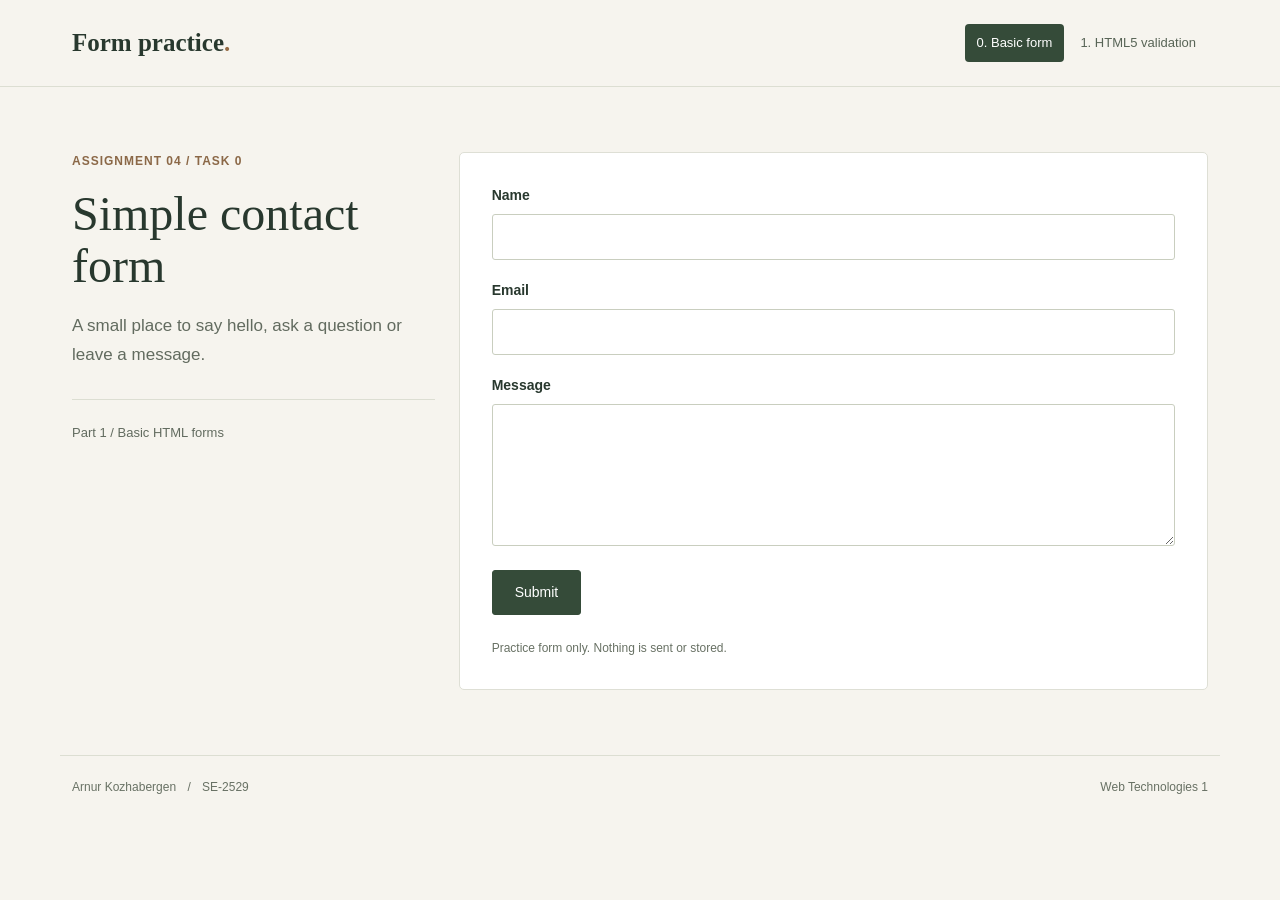
<file: index.html>
<!DOCTYPE html>
<html lang="en">
<head>
  <meta charset="UTF-8">
  <meta name="viewport" content="width=device-width, initial-scale=1.0">
  <title>Simple contact form - Assignment 4</title>
  <link href="https://cdn.jsdelivr.net/npm/bootstrap@5.3.3/dist/css/bootstrap.min.css" rel="stylesheet">
  <link href="style.css" rel="stylesheet">
  <script src="script.js" defer></script>
</head>
<body>
  <header class="site-header">
    <nav class="navbar container" aria-label="Assignment tasks">
      <a class="navbar-brand" href="index.html">Form practice<span>.</span></a>
      <ul class="nav">
        <li class="nav-item"><a class="nav-link active" href="index.html" aria-current="page">0. Basic form</a></li>
        <li class="nav-item"><a class="nav-link" href="html-validation.html">1. HTML5 validation</a></li>
      </ul>
    </nav>
  </header>

  <main class="container">
    <div class="row gx-4 gy-5">
      <div class="col-lg-4">
        <p class="eyebrow">Assignment 04 / Task 0</p>
        <h1>Simple contact form</h1>
        <p class="intro">A small place to say hello, ask a question or leave a message.</p>
        <p class="task-note">Part 1 / Basic HTML forms</p>
      </div>

      <div class="col-lg-8">
        <section class="form-panel" aria-label="Simple contact form">
          <form class="plain-form" method="post">
            <label for="name">Name</label>
            <input type="text" id="name" name="name" autocomplete="name">

            <label for="email">Email</label>
            <input type="email" id="email" name="email" autocomplete="email">

            <label for="message">Message</label>
            <textarea id="message" name="message" rows="5"></textarea>

            <button type="submit" class="btn btn-dark">Submit</button>
          </form>
          <p id="result" class="result" role="status" hidden></p>
          <p class="demo-note">Practice form only. Nothing is sent or stored.</p>
        </section>
      </div>
    </div>
  </main>

  <footer class="container site-footer">
    <p>Arnur Kozhabergen <span>/</span> SE-2529</p>
    <p>Web Technologies 1</p>
  </footer>
</body>
</html>
</file>
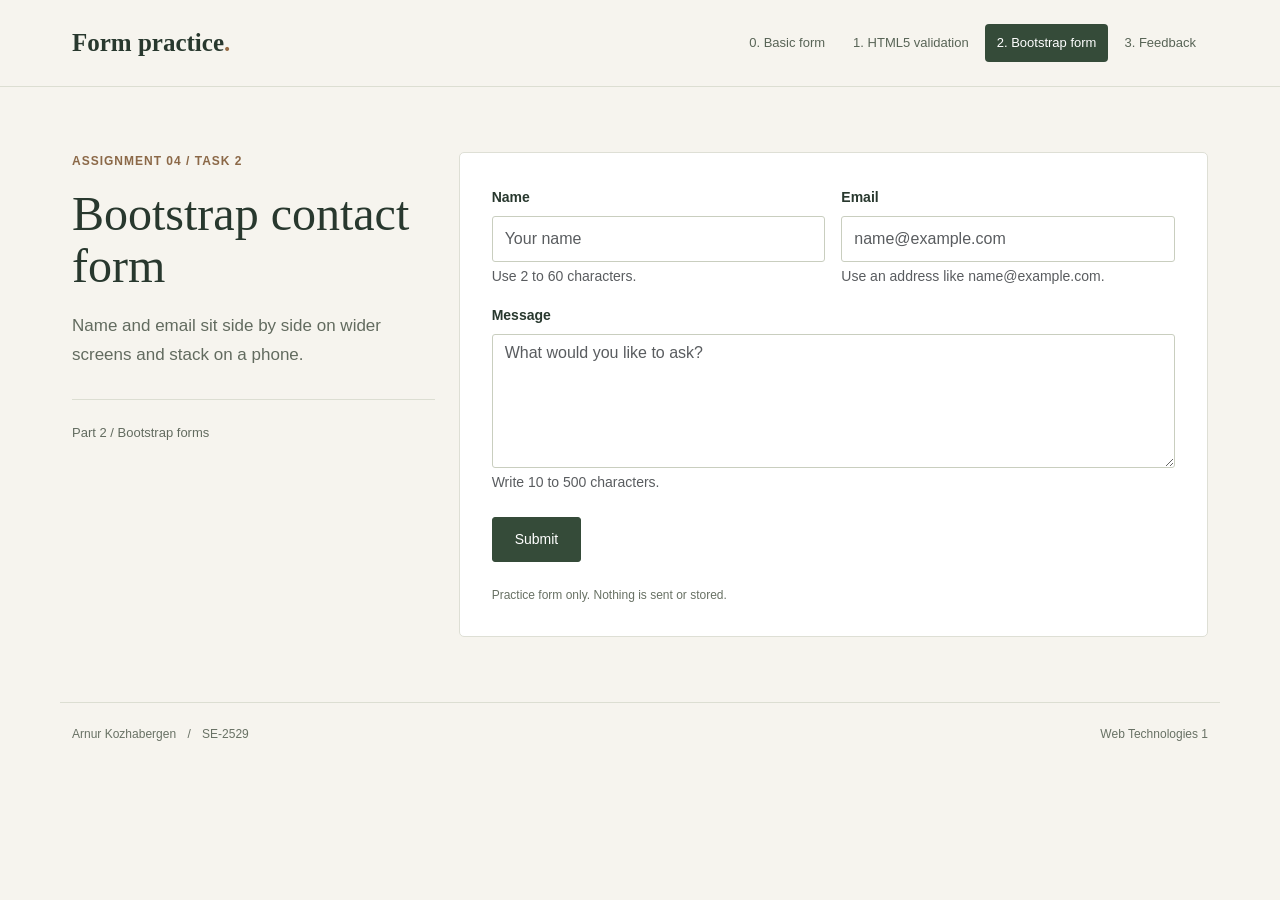
<file: bootstrap-form.html>
<!DOCTYPE html>
<html lang="en">
<head>
  <meta charset="UTF-8">
  <meta name="viewport" content="width=device-width, initial-scale=1.0">
  <title>Bootstrap contact form - Assignment 4</title>
  <link href="https://cdn.jsdelivr.net/npm/bootstrap@5.3.3/dist/css/bootstrap.min.css" rel="stylesheet">
  <link href="style.css" rel="stylesheet">
  <script src="script.js" defer></script>
</head>
<body>
  <header class="site-header">
    <nav class="navbar container" aria-label="Assignment tasks">
      <a class="navbar-brand" href="index.html">Form practice<span>.</span></a>
      <ul class="nav">
        <li class="nav-item"><a class="nav-link" href="index.html">0. Basic form</a></li>
        <li class="nav-item"><a class="nav-link" href="html-validation.html">1. HTML5 validation</a></li>
        <li class="nav-item"><a class="nav-link active" href="bootstrap-form.html" aria-current="page">2. Bootstrap form</a></li>
        <li class="nav-item"><a class="nav-link" href="bootstrap-validation.html">3. Feedback</a></li>
      </ul>
    </nav>
  </header>

  <main class="container">
    <div class="row gx-4 gy-5">
      <div class="col-lg-4">
        <p class="eyebrow">Assignment 04 / Task 2</p>
        <h1>Bootstrap contact form</h1>
        <p class="intro">Name and email sit side by side on wider screens and stack on a phone.</p>
        <p class="task-note">Part 2 / Bootstrap forms</p>
      </div>

      <div class="col-lg-8">
        <section class="form-panel" aria-label="Bootstrap contact form">
          <form class="row g-3" method="post">
            <div class="col-md-6">
              <label class="form-label" for="name">Name</label>
              <input class="form-control" type="text" id="name" name="name" placeholder="Your name" autocomplete="name" minlength="2" maxlength="60" aria-describedby="name-help" required>
              <div class="form-text" id="name-help">Use 2 to 60 characters.</div>
            </div>

            <div class="col-md-6">
              <label class="form-label" for="email">Email</label>
              <input class="form-control" type="email" id="email" name="email" placeholder="name@example.com" autocomplete="email" maxlength="120" aria-describedby="email-help" required>
              <div class="form-text" id="email-help">Use an address like name@example.com.</div>
            </div>

            <div class="col-12">
              <label class="form-label" for="message">Message</label>
              <textarea class="form-control" id="message" name="message" rows="5" placeholder="What would you like to ask?" minlength="10" maxlength="500" aria-describedby="message-help" required></textarea>
              <div class="form-text" id="message-help">Write 10 to 500 characters.</div>
            </div>

            <div class="col-12 mt-4">
              <button class="btn btn-dark" type="submit">Submit</button>
            </div>
          </form>
          <p id="result" class="result" role="status" hidden></p>
          <p class="demo-note">Practice form only. Nothing is sent or stored.</p>
        </section>
      </div>
    </div>
  </main>

  <footer class="container site-footer">
    <p>Arnur Kozhabergen <span>/</span> SE-2529</p>
    <p>Web Technologies 1</p>
  </footer>
</body>
</html>
</file>
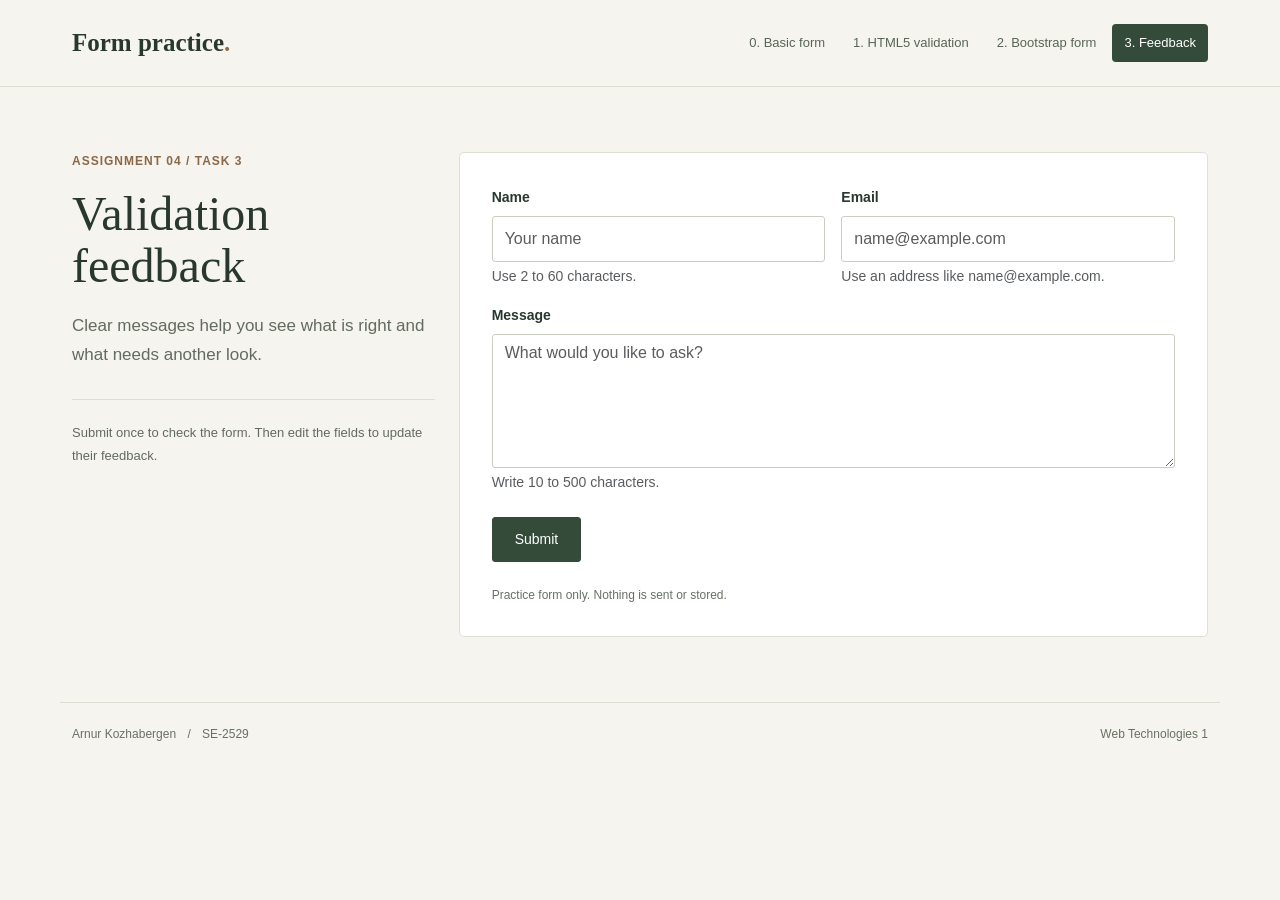
<file: bootstrap-validation.html>
<!DOCTYPE html>
<html lang="en">
<head>
  <meta charset="UTF-8">
  <meta name="viewport" content="width=device-width, initial-scale=1.0">
  <title>Validation feedback - Assignment 4</title>
  <link href="https://cdn.jsdelivr.net/npm/bootstrap@5.3.3/dist/css/bootstrap.min.css" rel="stylesheet">
  <link href="style.css" rel="stylesheet">
  <script src="script.js" defer></script>
</head>
<body>
  <header class="site-header">
    <nav class="navbar container" aria-label="Assignment tasks">
      <a class="navbar-brand" href="index.html">Form practice<span>.</span></a>
      <ul class="nav">
        <li class="nav-item"><a class="nav-link" href="index.html">0. Basic form</a></li>
        <li class="nav-item"><a class="nav-link" href="html-validation.html">1. HTML5 validation</a></li>
        <li class="nav-item"><a class="nav-link" href="bootstrap-form.html">2. Bootstrap form</a></li>
        <li class="nav-item"><a class="nav-link active" href="bootstrap-validation.html" aria-current="page">3. Feedback</a></li>
      </ul>
    </nav>
  </header>

  <main class="container">
    <div class="row gx-4 gy-5">
      <div class="col-lg-4">
        <p class="eyebrow">Assignment 04 / Task 3</p>
        <h1>Validation feedback</h1>
        <p class="intro">Clear messages help you see what is right and what needs another look.</p>
        <p class="task-note">Submit once to check the form. Then edit the fields to update their feedback.</p>
      </div>

      <div class="col-lg-8">
        <section class="form-panel" aria-label="Validation feedback">
          <form class="row g-3" method="post" novalidate>
            <div class="col-md-6">
              <label class="form-label" for="name">Name</label>
              <input class="form-control" type="text" id="name" name="name" placeholder="Your name" autocomplete="name" minlength="2" maxlength="60" aria-describedby="name-help name-error" required>
              <div class="form-text" id="name-help">Use 2 to 60 characters.</div>
              <div id="name-error" class="invalid-feedback">Enter a name with 2 to 60 characters.</div>
              <div class="valid-feedback">Looks good!</div>
            </div>

            <div class="col-md-6">
              <label class="form-label" for="email">Email</label>
              <input class="form-control" type="email" id="email" name="email" placeholder="name@example.com" autocomplete="email" maxlength="120" aria-describedby="email-help email-error" required>
              <div class="form-text" id="email-help">Use an address like name@example.com.</div>
              <div id="email-error" class="invalid-feedback">Enter a valid email address.</div>
              <div class="valid-feedback">Looks good!</div>
            </div>

            <div class="col-12">
              <label class="form-label" for="message">Message</label>
              <textarea class="form-control" id="message" name="message" rows="5" placeholder="What would you like to ask?" minlength="10" maxlength="500" aria-describedby="message-help message-error" required></textarea>
              <div class="form-text" id="message-help">Write 10 to 500 characters.</div>
              <div id="message-error" class="invalid-feedback">Write a message with 10 to 500 characters.</div>
              <div class="valid-feedback">Looks good!</div>
            </div>

            <div class="col-12 mt-4">
              <button class="btn btn-dark" type="submit">Submit</button>
            </div>
          </form>
          <p id="result" class="result" role="status" hidden></p>
          <p class="demo-note">Practice form only. Nothing is sent or stored.</p>
        </section>
      </div>
    </div>
  </main>

  <footer class="container site-footer">
    <p>Arnur Kozhabergen <span>/</span> SE-2529</p>
    <p>Web Technologies 1</p>
  </footer>
</body>
</html>
</file>
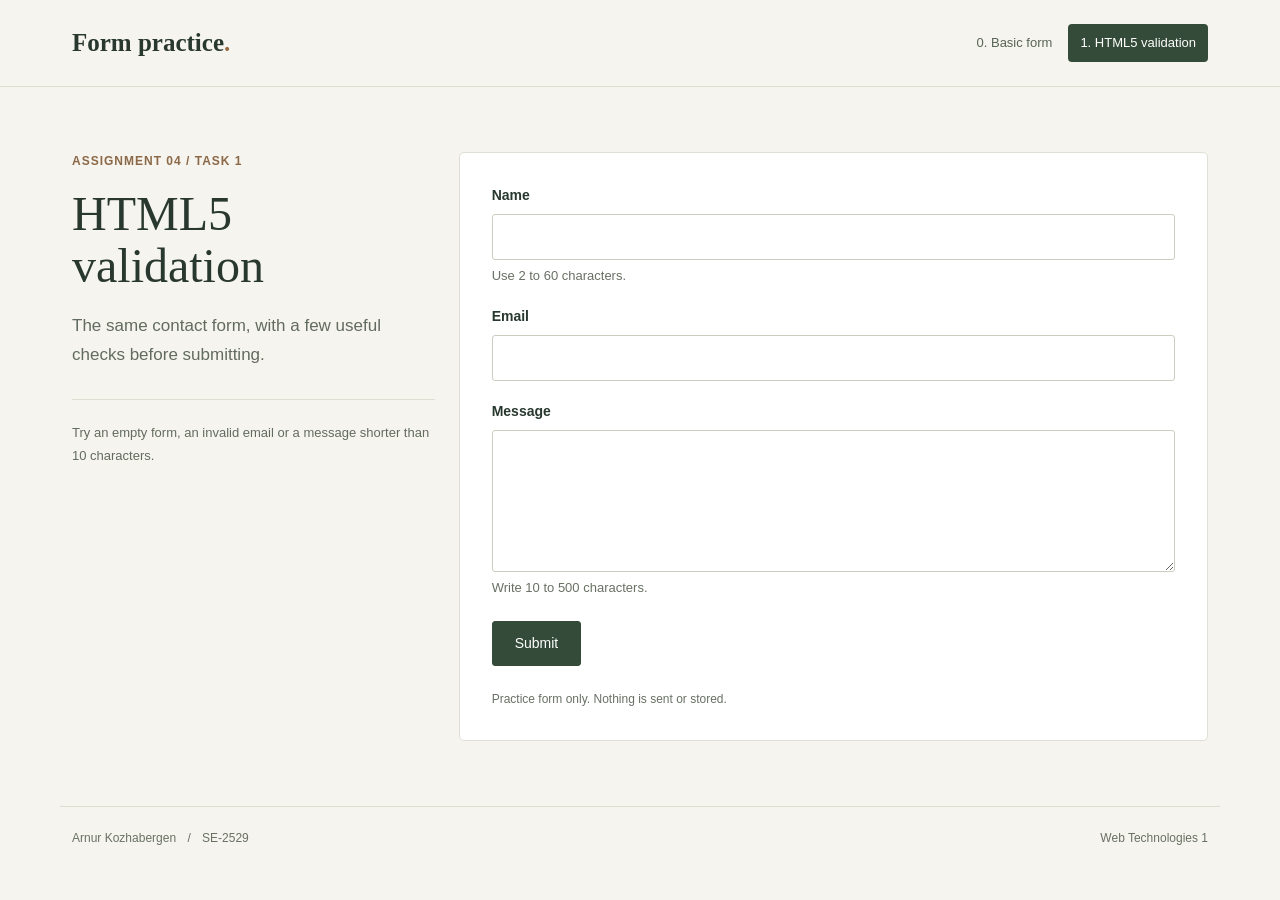
<file: html-validation.html>
<!DOCTYPE html>
<html lang="en">
<head>
  <meta charset="UTF-8">
  <meta name="viewport" content="width=device-width, initial-scale=1.0">
  <title>HTML5 validation - Assignment 4</title>
  <link href="https://cdn.jsdelivr.net/npm/bootstrap@5.3.3/dist/css/bootstrap.min.css" rel="stylesheet">
  <link href="style.css" rel="stylesheet">
  <script src="script.js" defer></script>
</head>
<body>
  <header class="site-header">
    <nav class="navbar container" aria-label="Assignment tasks">
      <a class="navbar-brand" href="index.html">Form practice<span>.</span></a>
      <ul class="nav">
        <li class="nav-item"><a class="nav-link" href="index.html">0. Basic form</a></li>
        <li class="nav-item"><a class="nav-link active" href="html-validation.html" aria-current="page">1. HTML5 validation</a></li>
      </ul>
    </nav>
  </header>

  <main class="container">
    <div class="row gx-4 gy-5">
      <div class="col-lg-4">
        <p class="eyebrow">Assignment 04 / Task 1</p>
        <h1>HTML5 validation</h1>
        <p class="intro">The same contact form, with a few useful checks before submitting.</p>
        <p class="task-note">Try an empty form, an invalid email or a message shorter than 10 characters.</p>
      </div>

      <div class="col-lg-8">
        <section class="form-panel" aria-label="HTML5 validation">
          <form class="plain-form" method="post">
            <label for="name">Name</label>
            <input type="text" id="name" name="name" autocomplete="name" minlength="2" maxlength="60" required>
            <small>Use 2 to 60 characters.</small>

            <label for="email">Email</label>
            <input type="email" id="email" name="email" autocomplete="email" maxlength="120" required>

            <label for="message">Message</label>
            <textarea id="message" name="message" rows="5" minlength="10" maxlength="500" required></textarea>
            <small>Write 10 to 500 characters.</small>

            <button type="submit" class="btn btn-dark">Submit</button>
          </form>
          <p id="result" class="result" role="status" hidden></p>
          <p class="demo-note">Practice form only. Nothing is sent or stored.</p>
        </section>
      </div>
    </div>
  </main>

  <footer class="container site-footer">
    <p>Arnur Kozhabergen <span>/</span> SE-2529</p>
    <p>Web Technologies 1</p>
  </footer>
</body>
</html>
</file>
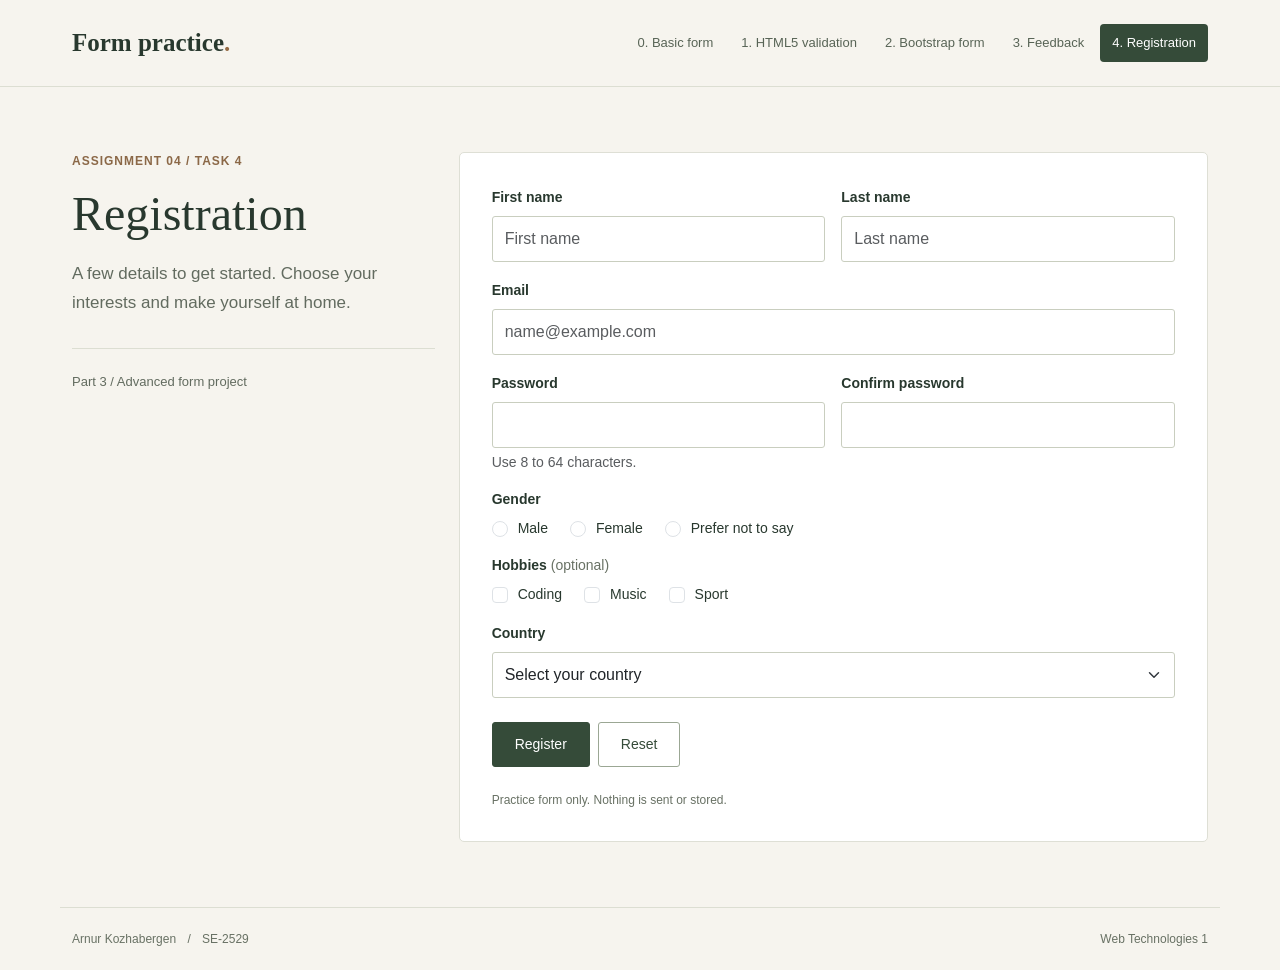
<file: registration.html>
<!DOCTYPE html>
<html lang="en">
<head>
  <meta charset="UTF-8">
  <meta name="viewport" content="width=device-width, initial-scale=1.0">
  <title>Registration - Assignment 4</title>
  <link href="https://cdn.jsdelivr.net/npm/bootstrap@5.3.3/dist/css/bootstrap.min.css" rel="stylesheet">
  <link href="style.css" rel="stylesheet">
  <script src="script.js" defer></script>
</head>
<body>
  <header class="site-header">
    <nav class="navbar container" aria-label="Assignment tasks">
      <a class="navbar-brand" href="index.html">Form practice<span>.</span></a>
      <ul class="nav">
        <li class="nav-item"><a class="nav-link" href="index.html">0. Basic form</a></li>
        <li class="nav-item"><a class="nav-link" href="html-validation.html">1. HTML5 validation</a></li>
        <li class="nav-item"><a class="nav-link" href="bootstrap-form.html">2. Bootstrap form</a></li>
        <li class="nav-item"><a class="nav-link" href="bootstrap-validation.html">3. Feedback</a></li>
        <li class="nav-item"><a class="nav-link active" href="registration.html" aria-current="page">4. Registration</a></li>
      </ul>
    </nav>
  </header>

  <main class="container">
    <div class="row gx-4 gy-5">
      <div class="col-lg-4">
        <p class="eyebrow">Assignment 04 / Task 4</p>
        <h1>Registration</h1>
        <p class="intro">A few details to get started. Choose your interests and make yourself at home.</p>
        <p class="task-note">Part 3 / Advanced form project</p>
      </div>

      <div class="col-lg-8">
        <section class="form-panel" aria-label="Registration">
          <form id="registration" class="row g-3" method="post" novalidate>
            <div class="col-md-6">
              <label class="form-label" for="first-name">First name</label>
              <input class="form-control" type="text" id="first-name" name="firstName" placeholder="First name" autocomplete="given-name" minlength="2" maxlength="60" aria-describedby="first-name-error" required>
              <div id="first-name-error" class="invalid-feedback">Enter your first name with 2 to 60 characters.</div>
              <div class="valid-feedback">Looks good!</div>
            </div>

            <div class="col-md-6">
              <label class="form-label" for="last-name">Last name</label>
              <input class="form-control" type="text" id="last-name" name="lastName" placeholder="Last name" autocomplete="family-name" minlength="2" maxlength="60" aria-describedby="last-name-error" required>
              <div id="last-name-error" class="invalid-feedback">Enter your last name with 2 to 60 characters.</div>
              <div class="valid-feedback">Looks good!</div>
            </div>

            <div class="col-12">
              <label class="form-label" for="email">Email</label>
              <input class="form-control" type="email" id="email" name="email" placeholder="name@example.com" autocomplete="email" maxlength="120" aria-describedby="email-error" required>
              <div id="email-error" class="invalid-feedback">Enter a valid email address.</div>
              <div class="valid-feedback">Looks good!</div>
            </div>

            <div class="col-md-6">
              <label class="form-label" for="password">Password</label>
              <input class="form-control" type="password" id="password" name="password" autocomplete="new-password" minlength="8" maxlength="64" aria-describedby="password-help password-error" required>
              <div class="form-text" id="password-help">Use 8 to 64 characters.</div>
              <div id="password-error" class="invalid-feedback">Enter a password with 8 to 64 characters.</div>
              <div class="valid-feedback">Looks good!</div>
            </div>

            <div class="col-md-6">
              <label class="form-label" for="confirm-password">Confirm password</label>
              <input class="form-control" type="password" id="confirm-password" name="confirmPassword" autocomplete="new-password" minlength="8" maxlength="64" aria-describedby="confirm-password-error" required>
              <div id="confirm-password-error" class="invalid-feedback">Enter the same password again.</div>
              <div class="valid-feedback">Looks good!</div>
            </div>

            <fieldset class="col-12">
              <legend class="form-label">Gender</legend>
              <div class="choices">
                <input class="form-check-input" type="radio" id="male" name="gender" value="male" aria-describedby="gender-error" required>
                <label for="male">Male</label>
                <input class="form-check-input" type="radio" id="female" name="gender" value="female" aria-describedby="gender-error" required>
                <label for="female">Female</label>
                <input class="form-check-input" type="radio" id="prefer-not" name="gender" value="prefer-not" aria-describedby="gender-error" required>
                <label for="prefer-not">Prefer not to say</label>
                <div id="gender-error" class="invalid-feedback">Choose one option.</div>
                <div class="valid-feedback">Looks good!</div>
              </div>
            </fieldset>

            <fieldset class="col-12">
              <legend class="form-label">Hobbies <span class="optional">(optional)</span></legend>
              <div class="choices">
                <input class="form-check-input" type="checkbox" id="coding" name="hobbies" value="coding">
                <label for="coding">Coding</label>
                <input class="form-check-input" type="checkbox" id="music" name="hobbies" value="music">
                <label for="music">Music</label>
                <input class="form-check-input" type="checkbox" id="sport" name="hobbies" value="sport">
                <label for="sport">Sport</label>
              </div>
            </fieldset>

            <div class="col-12">
              <label class="form-label" for="country">Country</label>
              <select class="form-select" id="country" name="country" aria-describedby="country-error" required>
                <option value="">Select your country</option>
                <option value="kazakhstan">Kazakhstan</option>
                <option value="kyrgyzstan">Kyrgyzstan</option>
                <option value="uzbekistan">Uzbekistan</option>
                <option value="turkey">Turkey</option>
                <option value="other">Other</option>
              </select>
              <div id="country-error" class="invalid-feedback">Select your country.</div>
              <div class="valid-feedback">Looks good!</div>
            </div>

            <div class="col-12 mt-4 d-flex gap-2">
              <button class="btn btn-dark" type="submit">Register</button>
              <button class="btn btn-outline-dark" type="reset">Reset</button>
            </div>
          </form>
          <p id="result" class="result" role="status" hidden></p>
          <p class="demo-note">Practice form only. Nothing is sent or stored.</p>
        </section>
      </div>
    </div>
  </main>

  <footer class="container site-footer">
    <p>Arnur Kozhabergen <span>/</span> SE-2529</p>
    <p>Web Technologies 1</p>
  </footer>
</body>
</html>
</file>
<file: style.css>
body {
  margin: 0;
  background: #f6f4ee;
  color: #28382e;
  font-family: Arial, sans-serif;
}

.container {
  max-width: 1160px;
}

.site-header {
  border-bottom: 1px solid #dcded2;
}

.navbar {
  gap: 16px;
  padding: 24px 12px;
}

.navbar-brand {
  margin: 0;
  color: #28382e;
  font: bold 25px Georgia, serif;
}

.navbar-brand span {
  color: #956b45;
}

.nav {
  gap: 4px;
}

.nav-link {
  padding: 9px 12px;
  border-radius: 4px;
  color: #586456;
  font-size: 13px;
  transition: background-color .15s ease-out;
}

.nav-link:hover {
  background: #e8eadf;
  color: #28382e;
}

.nav-link.active {
  background: #354b39;
  color: white;
}

main {
  padding-top: 65px;
  padding-bottom: 65px;
}

.eyebrow {
  margin-bottom: 18px;
  color: #8b6847;
  font-size: 12px;
  font-weight: bold;
  letter-spacing: 1px;
  text-transform: uppercase;
}

h1 {
  margin-bottom: 20px;
  font: normal 48px/1.08 Georgia, serif;
}

.intro {
  color: #626b5f;
  font-size: 17px;
  line-height: 1.7;
}

.task-note {
  margin-top: 30px;
  padding-top: 22px;
  border-top: 1px solid #dcded2;
  color: #626b5f;
  font-size: 13px;
  line-height: 1.7;
}

.form-panel {
  padding: 32px;
  border: 1px solid #dedfd5;
  border-radius: 5px;
  background: white;
}

.plain-form label,
.form-label {
  margin-bottom: 8px;
  font-size: 14px;
  font-weight: bold;
}

.plain-form label,
.plain-form small {
  display: block;
}

.plain-form input,
.plain-form textarea {
  display: block;
  width: 100%;
  padding: 10px 12px;
  border: 1px solid #c9cebf;
  border-radius: 3px;
}

.plain-form label:not(:first-child) {
  margin-top: 20px;
}

.plain-form small {
  margin-top: 6px;
  color: #687164;
  font-size: 13px;
}

.plain-form button {
  margin-top: 24px;
}

.form-control,
.form-select {
  min-height: 46px;
  border-color: #c9cebf;
  border-radius: 3px;
}

.form-control:focus,
.form-select:focus {
  border-color: #42533b;
  box-shadow: 0 0 0 3px #42533b20;
}

.form-check-input:checked {
  border-color: #42533b;
  background-color: #42533b;
}

.choices {
  display: flex;
  align-items: center;
  flex-wrap: wrap;
  gap: 10px;
}

.choices label {
  margin-right: 12px;
  font-size: 14px;
}

.choices .form-check-input {
  flex-shrink: 0;
  margin-top: 0;
}

.optional {
  color: #687164;
  font-weight: normal;
}

.btn {
  padding: 11px 22px;
  border-radius: 3px;
  font-size: 14px;
}

.btn-dark {
  border-color: #354b39;
  background: #354b39;
}

.btn-dark:hover {
  border-color: #243628;
  background: #243628;
}

.btn-outline-dark {
  border-color: #9ba794;
  color: #354b39;
}

.result {
  margin-top: 22px;
  padding: 14px;
  border-left: 3px solid #42533b;
  background: #edf1e6;
  font-size: 14px;
}

.demo-note {
  margin: 24px 0 0;
  color: #687164;
  font-size: 12px;
}

.site-footer {
  display: flex;
  justify-content: space-between;
  gap: 15px;
  padding-top: 22px;
  padding-bottom: 22px;
  border-top: 1px solid #dcded2;
  color: #687164;
  font-size: 12px;
}

.site-footer p {
  margin: 0;
}

.site-footer span {
  margin: 0 8px;
}

@media (max-width: 767px) {
  .navbar {
    justify-content: flex-start;
  }

  .nav-link {
    padding: 8px;
    font-size: 12px;
  }

  main {
    padding-top: 35px;
    padding-bottom: 35px;
  }

  h1 {
    font-size: 40px;
  }

  .form-panel {
    padding: 24px;
  }

  .task-note {
    margin-top: 20px;
  }
}
</file>
